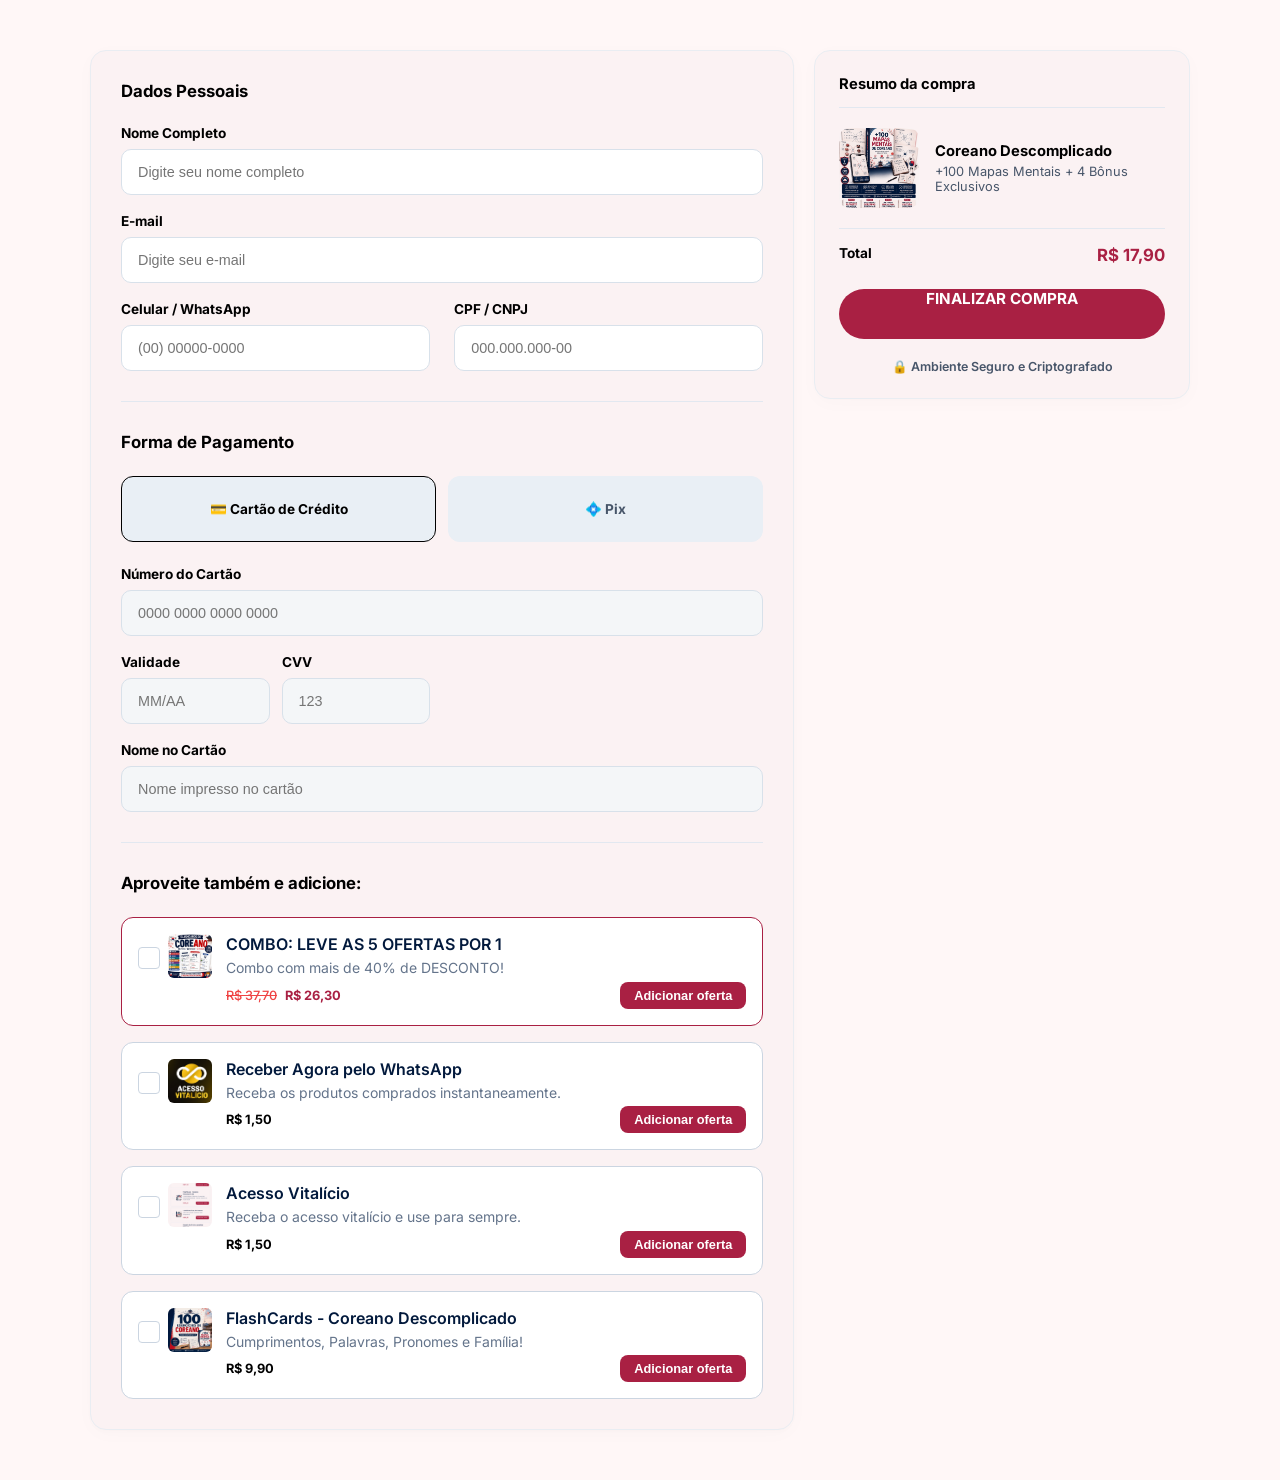
<file: checkout-basico.html>
<!DOCTYPE html>
<html lang="pt-BR">
<head>
<meta charset="UTF-8">
<meta name="viewport" content="width=device-width, initial-scale=1.0">
<title>Checkout Seguro</title>
<link rel="preconnect" href="https://fonts.googleapis.com">
<link rel="preconnect" href="https://fonts.gstatic.com" crossorigin="">
<link href="https://fonts.googleapis.com/css2?family=Inter:wght@400;500;600;700;800;900&display=swap" rel="stylesheet">
<link rel="stylesheet" href="css/checkout.css">
<!-- Meta Pixel Code -->
<script>
!function(f,b,e,v,n,t,s)
{if(f.fbq)return;n=f.fbq=function(){n.callMethod?
n.callMethod.apply(n,arguments):n.queue.push(arguments)};
if(!f._fbq)f._fbq=n;n.push=n;n.loaded=!0;n.version='2.0';
n.queue=[];t=b.createElement(e);t.async=!0;
t.src=v;s=b.getElementsByTagName(e)[0];
s.parentNode.insertBefore(t,s)}(window, document,'script',
'https://connect.facebook.net/en_US/fbevents.js');
fbq('init', '1640406447506257');
fbq('track', 'PageView');
fbq('track', 'ViewContent');
</script>
<noscript><img height="1" width="1" style="display:none"
src="https://www.facebook.com/tr?id=1640406447506257&ev=PageView&noscript=1"
/></noscript>
<!-- End Meta Pixel Code -->
</head>
<body>

<div class="checkout-wrapper">
  <div class="checkout-container">
    
    <div class="checkout-layout">
      
      <!-- Coluna Esquerda: Formulário e Bumps -->
      <div class="checkout-card">
        
        <div class="checkout-section">
          <div class="section-title">
            <h2>Dados Pessoais</h2>
          </div>
          <div class="form-grid">
            <div class="form-group full-width">
              <label>Nome Completo</label>
              <div class="input-wrapper">
                <input type="text" placeholder="Digite seu nome completo">
              </div>
            </div>
            <div class="form-group full-width">
              <label>E-mail</label>
              <div class="input-wrapper">
                <input type="email" placeholder="Digite seu e-mail">
              </div>
            </div>
            <div class="form-group">
              <label>Celular / WhatsApp</label>
              <div class="input-wrapper">
                <input type="tel" placeholder="(00) 00000-0000">
              </div>
            </div>
            <div class="form-group">
              <label>CPF / CNPJ</label>
              <div class="input-wrapper">
                <input type="text" placeholder="000.000.000-00">
              </div>
            </div>
          </div>
        </div>

        <div class="checkout-section border-top">
          <div class="section-title">
            <h2>Forma de Pagamento</h2>
          </div>
          
          <div class="payment-tabs">
            <div class="payment-tab active">
              <span>💳 Cartão de Crédito</span>
            </div>
            <div class="payment-tab">
              <span>💠 Pix</span>
            </div>
          </div>

          <div class="payment-method-fields">
            <div class="form-grid">
              <div class="form-group full-width">
                <label>Número do Cartão</label>
                <div class="input-wrapper">
                  <input type="text" placeholder="0000 0000 0000 0000" disabled>
                </div>
              </div>
              <div class="expiry-grid full-width">
                <div class="form-group">
                  <label>Validade</label>
                  <div class="input-wrapper">
                    <input type="text" placeholder="MM/AA" disabled>
                  </div>
                </div>
                <div class="form-group">
                  <label>CVV</label>
                  <div class="input-wrapper">
                    <input type="text" placeholder="123" disabled>
                  </div>
                </div>
              </div>
              <div class="form-group full-width">
                <label>Nome no Cartão</label>
                <div class="input-wrapper">
                  <input type="text" placeholder="Nome impresso no cartão" disabled>
                </div>
              </div>
            </div>
          </div>
        </div>

        <div class="checkout-section border-top">
          <div class="section-title">
            <h2>Aproveite também e adicione:</h2>
          </div>
          
          <div class="orderbump-container">
            
            <div class="orderbump-card highlight-bump">
              <div class="orderbump-body">
                <div class="orderbump-left-col">
                  <div class="orderbump-checkbox"></div>
                  <div class="orderbump-brand">
                    <img src="images/media_1789068140539.jpg" class="ob-brand-img" onerror="this.style.display='none'">
                  </div>
                </div>
                <div class="orderbump-right-col">
                  <h3 class="orderbump-title">COMBO: LEVE AS 5 OFERTAS POR 1</h3>
                  <p class="orderbump-desc">Combo com mais de 40% de DESCONTO!</p>
                  <div class="orderbump-pricing">
                    <span class="original-price">R$ 37,70</span>
                    <span class="price-green">R$ 26,30</span>
                    <button type="button" class="ob-add-btn">Adicionar oferta</button>
                  </div>
                </div>
              </div>
            </div>

            <div class="orderbump-card">
              <div class="orderbump-body">
                <div class="orderbump-left-col">
                  <div class="orderbump-checkbox"></div>
                  <div class="orderbump-brand">
                    <img src="images/media_1789068140538.jpg" class="ob-brand-img" onerror="this.style.display='none'">
                  </div>
                </div>
                <div class="orderbump-right-col">
                  <h3 class="orderbump-title">Receber Agora pelo WhatsApp</h3>
                  <p class="orderbump-desc">Receba os produtos comprados instantaneamente.</p>
                  <div class="orderbump-pricing">
                    <span class="final-price">R$ 1,50</span>
                    <button type="button" class="ob-add-btn">Adicionar oferta</button>
                  </div>
                </div>
              </div>
            </div>

            <div class="orderbump-card">
              <div class="orderbump-body">
                <div class="orderbump-left-col">
                  <div class="orderbump-checkbox"></div>
                  <div class="orderbump-brand">
                    <img src="images/media_1789068140542.png" class="ob-brand-img" onerror="this.style.display='none'">
                  </div>
                </div>
                <div class="orderbump-right-col">
                  <h3 class="orderbump-title">Acesso Vitalício</h3>
                  <p class="orderbump-desc">Receba o acesso vitalício e use para sempre.</p>
                  <div class="orderbump-pricing">
                    <span class="final-price">R$ 1,50</span>
                    <button type="button" class="ob-add-btn">Adicionar oferta</button>
                  </div>
                </div>
              </div>
            </div>

            <div class="orderbump-card">
              <div class="orderbump-body">
                <div class="orderbump-left-col">
                  <div class="orderbump-checkbox"></div>
                  <div class="orderbump-brand">
                    <img src="images/media_1789068140613.jpg" class="ob-brand-img" onerror="this.style.display='none'">
                  </div>
                </div>
                <div class="orderbump-right-col">
                  <h3 class="orderbump-title">FlashCards - Coreano Descomplicado</h3>
                  <p class="orderbump-desc">Cumprimentos, Palavras, Pronomes e Família!</p>
                  <div class="orderbump-pricing">
                    <span class="final-price">R$ 9,90</span>
                    <button type="button" class="ob-add-btn">Adicionar oferta</button>
                  </div>
                </div>
              </div>
            </div>
            
          </div>
        </div>
      </div>

      <!-- Coluna Direita: Resumo -->
      <div class="checkout-right">
        <div class="summary-card">
          <div class="summary-header">
            <h2>Resumo da compra</h2>
          </div>
          
          <div class="product-preview">
            <div class="product-image-container">
              <img src="images/media_1789067989351.jpg" alt="Capa" onerror="this.src='images/premium-cover.png'">
            </div>
            <div class="product-info">
              <h3>Coreano Descomplicado</h3>
              <p>+100 Mapas Mentais + 4 Bônus Exclusivos</p>
            </div>
          </div>

          <div class="price-breakdown">
            <div class="price-row" style="width: 100%; display: flex; justify-content: space-between;">
              <span>Total</span>
              <span class="highlight-green">R$ 17,90</span>
            </div>
          </div>

          <a href="https://pay.wiapy.com/YXEbUN7_8Azu" class="btn-submit" style="display: block; text-align: center; text-decoration: none;">
            FINALIZAR COMPRA
          </a>
          
          <div class="checkout-footer">
            <div class="security-badge">
              <span>🔒 Ambiente Seguro e Criptografado</span>
            </div>
          </div>
        </div>
      </div>

    </div>
  </div>
</div>

<script>
  // Script para Order Bumps interativos
  document.querySelectorAll('.orderbump-card').forEach(card => {
    card.addEventListener('click', () => {
      card.classList.toggle('is-selected');
      const checkbox = card.querySelector('.orderbump-checkbox');
      if(checkbox) checkbox.classList.toggle('is-checked');
    });
  });
</script>

<script>
  window.onload = function() {
    const btn = document.querySelector('.btn-submit');
    if (btn && window.location.search) {
      try {
        const url = new URL(btn.href);
        const params = new URLSearchParams(window.location.search);
        for (const [key, value] of params) {
          url.searchParams.set(key, value);
        }
        btn.href = url.toString();
      } catch (e) {}
    }
  };
</script>
</body>
</html>
</file>
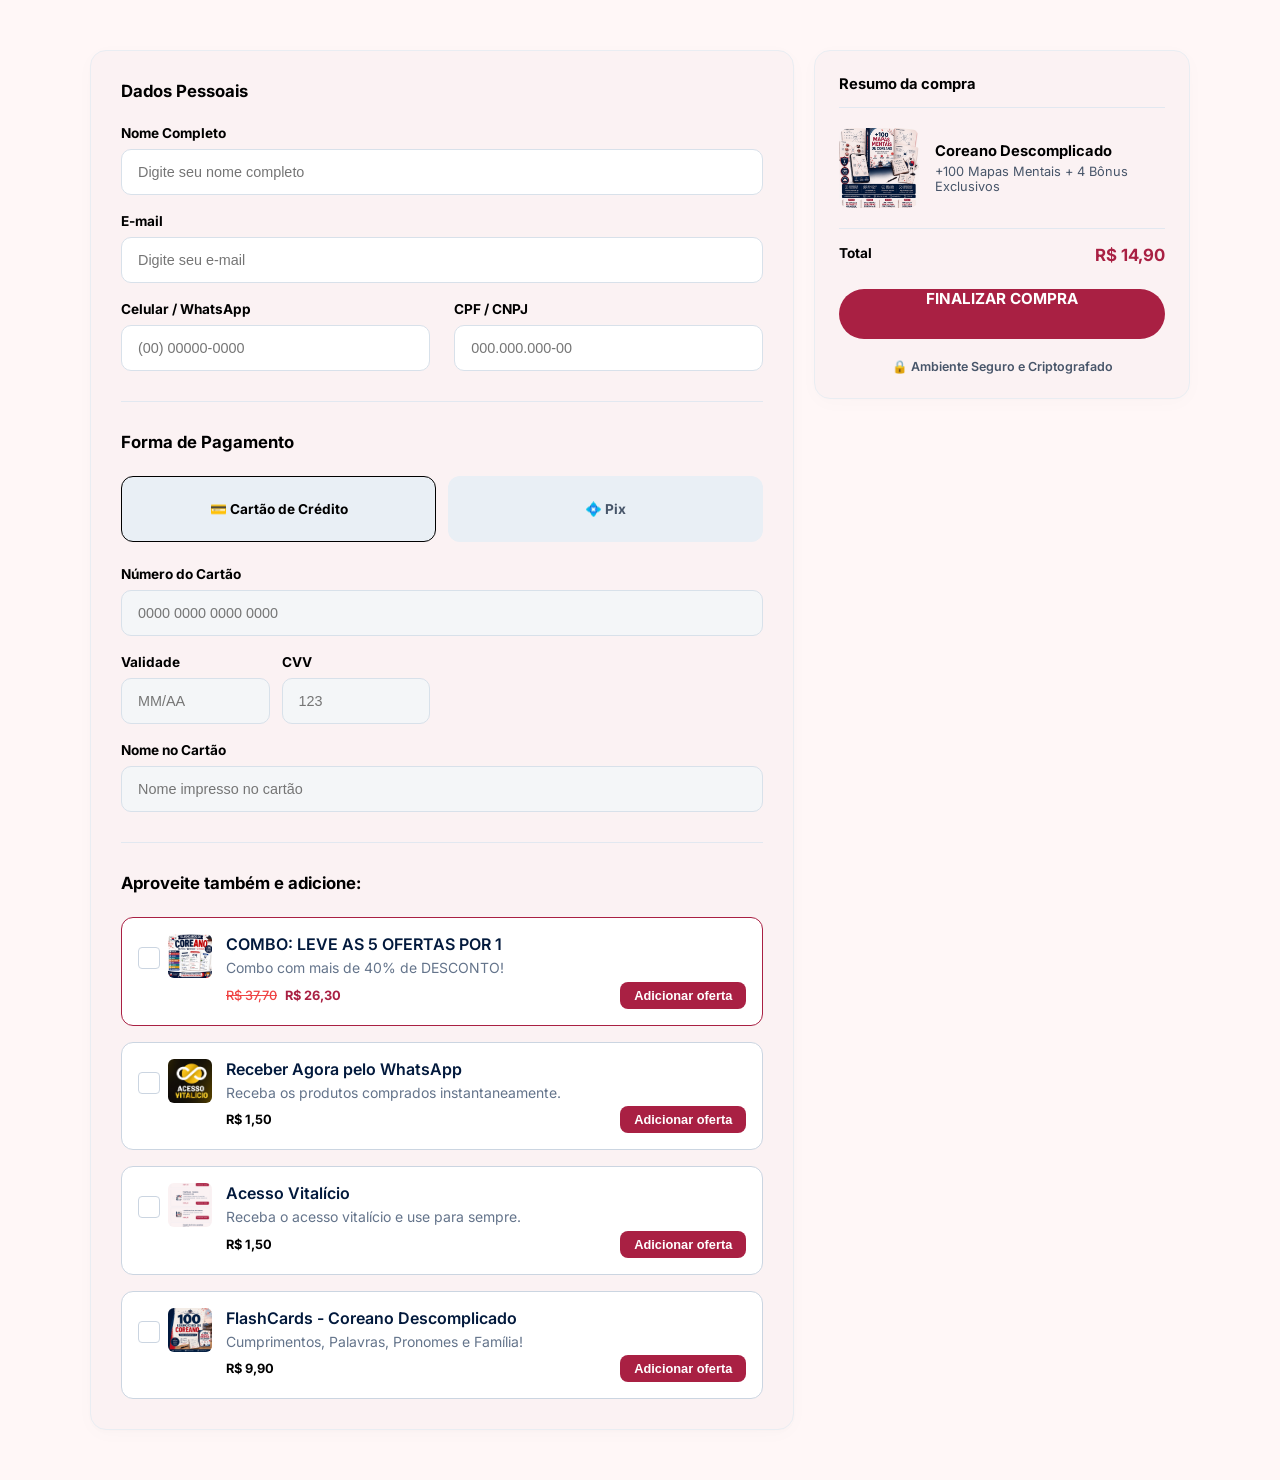
<file: checkout-popup.html>
<!DOCTYPE html>
<html lang="pt-BR">
<head>
<meta charset="UTF-8">
<meta name="viewport" content="width=device-width, initial-scale=1.0">
<title>Checkout Seguro</title>
<link rel="preconnect" href="https://fonts.googleapis.com">
<link rel="preconnect" href="https://fonts.gstatic.com" crossorigin="">
<link href="https://fonts.googleapis.com/css2?family=Inter:wght@400;500;600;700;800;900&display=swap" rel="stylesheet">
<link rel="stylesheet" href="css/checkout.css">
<!-- Meta Pixel Code -->
<script>
!function(f,b,e,v,n,t,s)
{if(f.fbq)return;n=f.fbq=function(){n.callMethod?
n.callMethod.apply(n,arguments):n.queue.push(arguments)};
if(!f._fbq)f._fbq=n;n.push=n;n.loaded=!0;n.version='2.0';
n.queue=[];t=b.createElement(e);t.async=!0;
t.src=v;s=b.getElementsByTagName(e)[0];
s.parentNode.insertBefore(t,s)}(window, document,'script',
'https://connect.facebook.net/en_US/fbevents.js');
fbq('init', '1640406447506257');
fbq('track', 'PageView');
fbq('track', 'ViewContent');
</script>
<noscript><img height="1" width="1" style="display:none"
src="https://www.facebook.com/tr?id=1640406447506257&ev=PageView&noscript=1"
/></noscript>
<!-- End Meta Pixel Code -->
</head>
<body>

<div class="checkout-wrapper">
  <div class="checkout-container">
    
    <div class="checkout-layout">
      
      <!-- Coluna Esquerda: Formulário e Bumps -->
      <div class="checkout-card">
        
        <div class="checkout-section">
          <div class="section-title">
            <h2>Dados Pessoais</h2>
          </div>
          <div class="form-grid">
            <div class="form-group full-width">
              <label>Nome Completo</label>
              <div class="input-wrapper">
                <input type="text" placeholder="Digite seu nome completo">
              </div>
            </div>
            <div class="form-group full-width">
              <label>E-mail</label>
              <div class="input-wrapper">
                <input type="email" placeholder="Digite seu e-mail">
              </div>
            </div>
            <div class="form-group">
              <label>Celular / WhatsApp</label>
              <div class="input-wrapper">
                <input type="tel" placeholder="(00) 00000-0000">
              </div>
            </div>
            <div class="form-group">
              <label>CPF / CNPJ</label>
              <div class="input-wrapper">
                <input type="text" placeholder="000.000.000-00">
              </div>
            </div>
          </div>
        </div>

        <div class="checkout-section border-top">
          <div class="section-title">
            <h2>Forma de Pagamento</h2>
          </div>
          
          <div class="payment-tabs">
            <div class="payment-tab active">
              <span>💳 Cartão de Crédito</span>
            </div>
            <div class="payment-tab">
              <span>💠 Pix</span>
            </div>
          </div>

          <div class="payment-method-fields">
            <div class="form-grid">
              <div class="form-group full-width">
                <label>Número do Cartão</label>
                <div class="input-wrapper">
                  <input type="text" placeholder="0000 0000 0000 0000" disabled>
                </div>
              </div>
              <div class="expiry-grid full-width">
                <div class="form-group">
                  <label>Validade</label>
                  <div class="input-wrapper">
                    <input type="text" placeholder="MM/AA" disabled>
                  </div>
                </div>
                <div class="form-group">
                  <label>CVV</label>
                  <div class="input-wrapper">
                    <input type="text" placeholder="123" disabled>
                  </div>
                </div>
              </div>
              <div class="form-group full-width">
                <label>Nome no Cartão</label>
                <div class="input-wrapper">
                  <input type="text" placeholder="Nome impresso no cartão" disabled>
                </div>
              </div>
            </div>
          </div>
        </div>

        <div class="checkout-section border-top">
          <div class="section-title">
            <h2>Aproveite também e adicione:</h2>
          </div>
          
          <div class="orderbump-container">
            
            <div class="orderbump-card highlight-bump">
              <div class="orderbump-body">
                <div class="orderbump-left-col">
                  <div class="orderbump-checkbox"></div>
                  <div class="orderbump-brand">
                    <img src="images/media_1789068140539.jpg" class="ob-brand-img" onerror="this.style.display='none'">
                  </div>
                </div>
                <div class="orderbump-right-col">
                  <h3 class="orderbump-title">COMBO: LEVE AS 5 OFERTAS POR 1</h3>
                  <p class="orderbump-desc">Combo com mais de 40% de DESCONTO!</p>
                  <div class="orderbump-pricing">
                    <span class="original-price">R$ 37,70</span>
                    <span class="price-green">R$ 26,30</span>
                    <button type="button" class="ob-add-btn">Adicionar oferta</button>
                  </div>
                </div>
              </div>
            </div>

            <div class="orderbump-card">
              <div class="orderbump-body">
                <div class="orderbump-left-col">
                  <div class="orderbump-checkbox"></div>
                  <div class="orderbump-brand">
                    <img src="images/media_1789068140538.jpg" class="ob-brand-img" onerror="this.style.display='none'">
                  </div>
                </div>
                <div class="orderbump-right-col">
                  <h3 class="orderbump-title">Receber Agora pelo WhatsApp</h3>
                  <p class="orderbump-desc">Receba os produtos comprados instantaneamente.</p>
                  <div class="orderbump-pricing">
                    <span class="final-price">R$ 1,50</span>
                    <button type="button" class="ob-add-btn">Adicionar oferta</button>
                  </div>
                </div>
              </div>
            </div>

            <div class="orderbump-card">
              <div class="orderbump-body">
                <div class="orderbump-left-col">
                  <div class="orderbump-checkbox"></div>
                  <div class="orderbump-brand">
                    <img src="images/media_1789068140542.png" class="ob-brand-img" onerror="this.style.display='none'">
                  </div>
                </div>
                <div class="orderbump-right-col">
                  <h3 class="orderbump-title">Acesso Vitalício</h3>
                  <p class="orderbump-desc">Receba o acesso vitalício e use para sempre.</p>
                  <div class="orderbump-pricing">
                    <span class="final-price">R$ 1,50</span>
                    <button type="button" class="ob-add-btn">Adicionar oferta</button>
                  </div>
                </div>
              </div>
            </div>

            <div class="orderbump-card">
              <div class="orderbump-body">
                <div class="orderbump-left-col">
                  <div class="orderbump-checkbox"></div>
                  <div class="orderbump-brand">
                    <img src="images/media_1789068140613.jpg" class="ob-brand-img" onerror="this.style.display='none'">
                  </div>
                </div>
                <div class="orderbump-right-col">
                  <h3 class="orderbump-title">FlashCards - Coreano Descomplicado</h3>
                  <p class="orderbump-desc">Cumprimentos, Palavras, Pronomes e Família!</p>
                  <div class="orderbump-pricing">
                    <span class="final-price">R$ 9,90</span>
                    <button type="button" class="ob-add-btn">Adicionar oferta</button>
                  </div>
                </div>
              </div>
            </div>
            
          </div>
        </div>
      </div>

      <!-- Coluna Direita: Resumo -->
      <div class="checkout-right">
        <div class="summary-card">
          <div class="summary-header">
            <h2>Resumo da compra</h2>
          </div>
          
          <div class="product-preview">
            <div class="product-image-container">
              <img src="images/media_1789067989351.jpg" alt="Capa" onerror="this.src='images/premium-cover.png'">
            </div>
            <div class="product-info">
              <h3>Coreano Descomplicado</h3>
              <p>+100 Mapas Mentais + 4 Bônus Exclusivos</p>
            </div>
          </div>

          <div class="price-breakdown">
            <div class="price-row" style="width: 100%; display: flex; justify-content: space-between;">
              <span>Total</span>
              <span class="highlight-green">R$ 14,90</span>
            </div>
          </div>

          <a href="https://pay.wiapy.com/43vjxCEZi9lv" class="btn-submit" style="display: block; text-align: center; text-decoration: none;">
            FINALIZAR COMPRA
          </a>
          
          <div class="checkout-footer">
            <div class="security-badge">
              <span>🔒 Ambiente Seguro e Criptografado</span>
            </div>
          </div>
        </div>
      </div>

    </div>
  </div>
</div>

<script>
  // Script para Order Bumps interativos
  document.querySelectorAll('.orderbump-card').forEach(card => {
    card.addEventListener('click', () => {
      card.classList.toggle('is-selected');
      const checkbox = card.querySelector('.orderbump-checkbox');
      if(checkbox) checkbox.classList.toggle('is-checked');
    });
  });
</script>

<script>
  window.onload = function() {
    const btn = document.querySelector('.btn-submit');
    if (btn && window.location.search) {
      try {
        const url = new URL(btn.href);
        const params = new URLSearchParams(window.location.search);
        for (const [key, value] of params) {
          url.searchParams.set(key, value);
        }
        btn.href = url.toString();
      } catch (e) {}
    }
  };
</script>
</body>
</html>
</file>
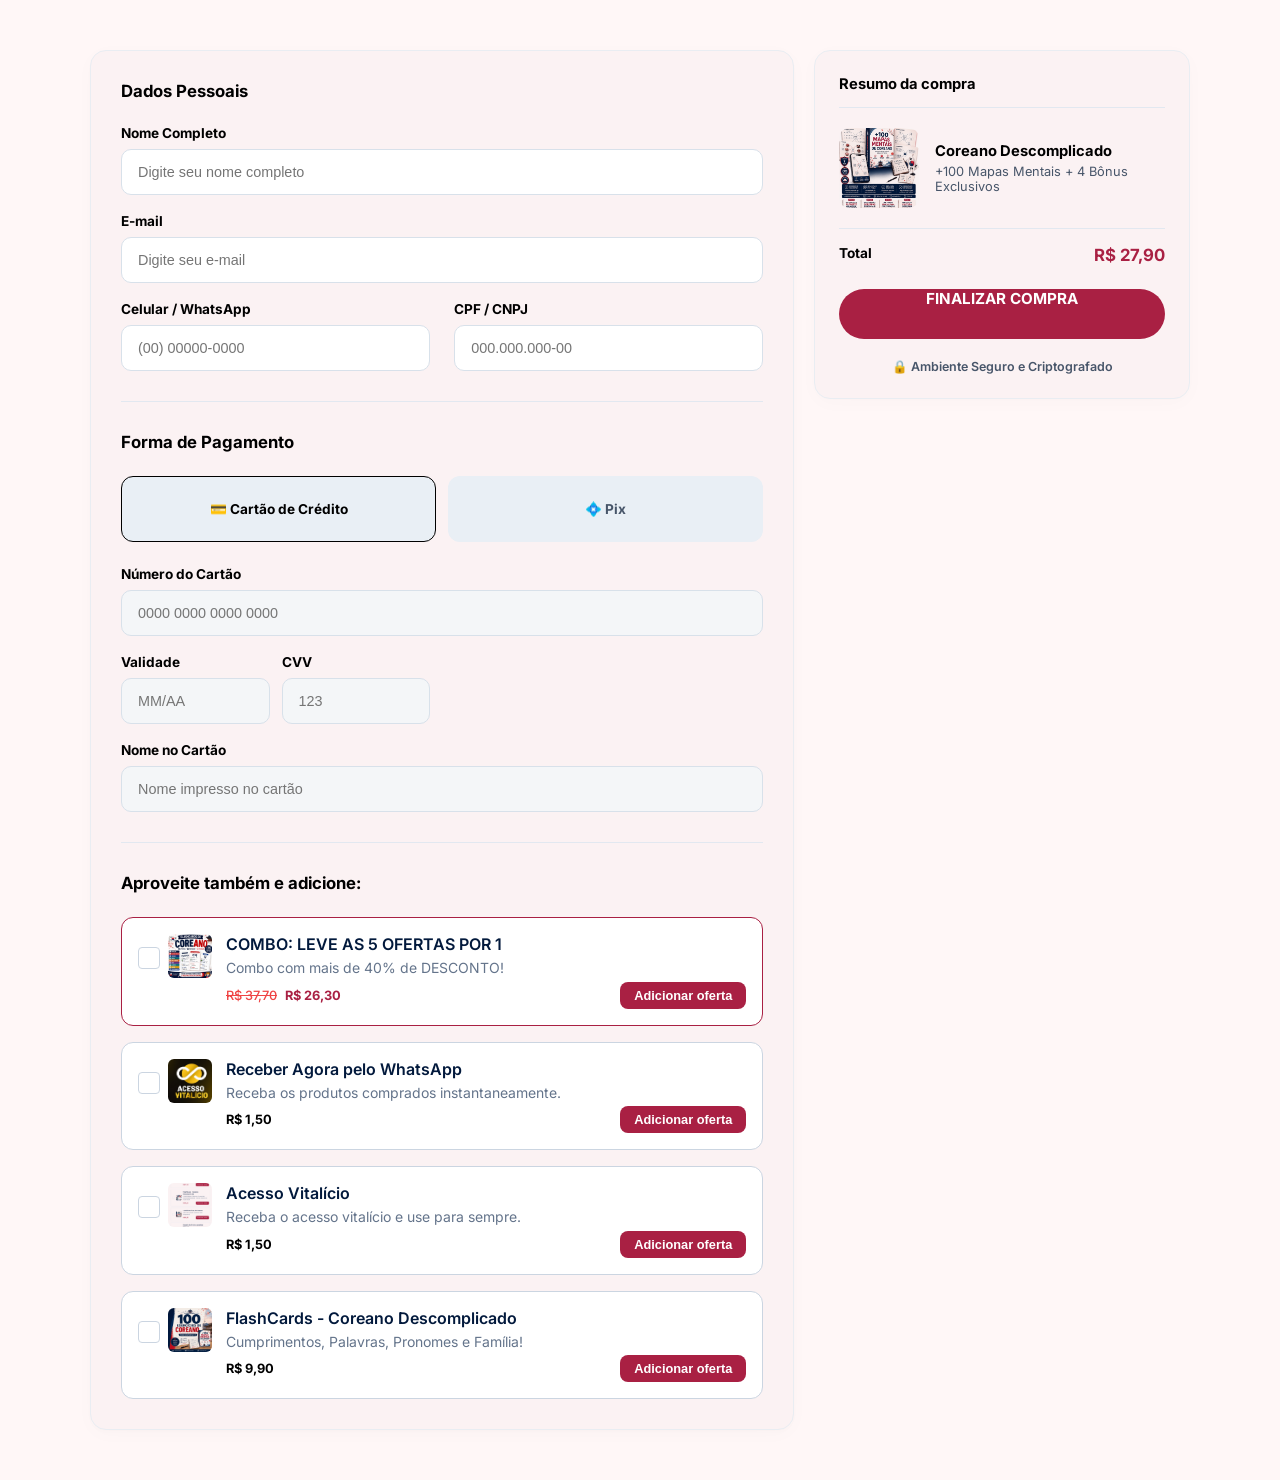
<file: checkout-premium.html>
<!DOCTYPE html>
<html lang="pt-BR">
<head>
<meta charset="UTF-8">
<meta name="viewport" content="width=device-width, initial-scale=1.0">
<title>Checkout Seguro</title>
<link rel="preconnect" href="https://fonts.googleapis.com">
<link rel="preconnect" href="https://fonts.gstatic.com" crossorigin="">
<link href="https://fonts.googleapis.com/css2?family=Inter:wght@400;500;600;700;800;900&display=swap" rel="stylesheet">
<link rel="stylesheet" href="css/checkout.css">
<!-- Meta Pixel Code -->
<script>
!function(f,b,e,v,n,t,s)
{if(f.fbq)return;n=f.fbq=function(){n.callMethod?
n.callMethod.apply(n,arguments):n.queue.push(arguments)};
if(!f._fbq)f._fbq=n;n.push=n;n.loaded=!0;n.version='2.0';
n.queue=[];t=b.createElement(e);t.async=!0;
t.src=v;s=b.getElementsByTagName(e)[0];
s.parentNode.insertBefore(t,s)}(window, document,'script',
'https://connect.facebook.net/en_US/fbevents.js');
fbq('init', '1640406447506257');
fbq('track', 'PageView');
fbq('track', 'ViewContent');
</script>
<noscript><img height="1" width="1" style="display:none"
src="https://www.facebook.com/tr?id=1640406447506257&ev=PageView&noscript=1"
/></noscript>
<!-- End Meta Pixel Code -->
</head>
<body>

<div class="checkout-wrapper">
  <div class="checkout-container">
    
    <div class="checkout-layout">
      
      <!-- Coluna Esquerda: Formulário e Bumps -->
      <div class="checkout-card">
        
        <div class="checkout-section">
          <div class="section-title">
            <h2>Dados Pessoais</h2>
          </div>
          <div class="form-grid">
            <div class="form-group full-width">
              <label>Nome Completo</label>
              <div class="input-wrapper">
                <input type="text" placeholder="Digite seu nome completo">
              </div>
            </div>
            <div class="form-group full-width">
              <label>E-mail</label>
              <div class="input-wrapper">
                <input type="email" placeholder="Digite seu e-mail">
              </div>
            </div>
            <div class="form-group">
              <label>Celular / WhatsApp</label>
              <div class="input-wrapper">
                <input type="tel" placeholder="(00) 00000-0000">
              </div>
            </div>
            <div class="form-group">
              <label>CPF / CNPJ</label>
              <div class="input-wrapper">
                <input type="text" placeholder="000.000.000-00">
              </div>
            </div>
          </div>
        </div>

        <div class="checkout-section border-top">
          <div class="section-title">
            <h2>Forma de Pagamento</h2>
          </div>
          
          <div class="payment-tabs">
            <div class="payment-tab active">
              <span>💳 Cartão de Crédito</span>
            </div>
            <div class="payment-tab">
              <span>💠 Pix</span>
            </div>
          </div>

          <div class="payment-method-fields">
            <div class="form-grid">
              <div class="form-group full-width">
                <label>Número do Cartão</label>
                <div class="input-wrapper">
                  <input type="text" placeholder="0000 0000 0000 0000" disabled>
                </div>
              </div>
              <div class="expiry-grid full-width">
                <div class="form-group">
                  <label>Validade</label>
                  <div class="input-wrapper">
                    <input type="text" placeholder="MM/AA" disabled>
                  </div>
                </div>
                <div class="form-group">
                  <label>CVV</label>
                  <div class="input-wrapper">
                    <input type="text" placeholder="123" disabled>
                  </div>
                </div>
              </div>
              <div class="form-group full-width">
                <label>Nome no Cartão</label>
                <div class="input-wrapper">
                  <input type="text" placeholder="Nome impresso no cartão" disabled>
                </div>
              </div>
            </div>
          </div>
        </div>

        <div class="checkout-section border-top">
          <div class="section-title">
            <h2>Aproveite também e adicione:</h2>
          </div>
          
          <div class="orderbump-container">
            
            <div class="orderbump-card highlight-bump">
              <div class="orderbump-body">
                <div class="orderbump-left-col">
                  <div class="orderbump-checkbox"></div>
                  <div class="orderbump-brand">
                    <img src="images/media_1789068140539.jpg" class="ob-brand-img" onerror="this.style.display='none'">
                  </div>
                </div>
                <div class="orderbump-right-col">
                  <h3 class="orderbump-title">COMBO: LEVE AS 5 OFERTAS POR 1</h3>
                  <p class="orderbump-desc">Combo com mais de 40% de DESCONTO!</p>
                  <div class="orderbump-pricing">
                    <span class="original-price">R$ 37,70</span>
                    <span class="price-green">R$ 26,30</span>
                    <button type="button" class="ob-add-btn">Adicionar oferta</button>
                  </div>
                </div>
              </div>
            </div>

            <div class="orderbump-card">
              <div class="orderbump-body">
                <div class="orderbump-left-col">
                  <div class="orderbump-checkbox"></div>
                  <div class="orderbump-brand">
                    <img src="images/media_1789068140538.jpg" class="ob-brand-img" onerror="this.style.display='none'">
                  </div>
                </div>
                <div class="orderbump-right-col">
                  <h3 class="orderbump-title">Receber Agora pelo WhatsApp</h3>
                  <p class="orderbump-desc">Receba os produtos comprados instantaneamente.</p>
                  <div class="orderbump-pricing">
                    <span class="final-price">R$ 1,50</span>
                    <button type="button" class="ob-add-btn">Adicionar oferta</button>
                  </div>
                </div>
              </div>
            </div>

            <div class="orderbump-card">
              <div class="orderbump-body">
                <div class="orderbump-left-col">
                  <div class="orderbump-checkbox"></div>
                  <div class="orderbump-brand">
                    <img src="images/media_1789068140542.png" class="ob-brand-img" onerror="this.style.display='none'">
                  </div>
                </div>
                <div class="orderbump-right-col">
                  <h3 class="orderbump-title">Acesso Vitalício</h3>
                  <p class="orderbump-desc">Receba o acesso vitalício e use para sempre.</p>
                  <div class="orderbump-pricing">
                    <span class="final-price">R$ 1,50</span>
                    <button type="button" class="ob-add-btn">Adicionar oferta</button>
                  </div>
                </div>
              </div>
            </div>

            <div class="orderbump-card">
              <div class="orderbump-body">
                <div class="orderbump-left-col">
                  <div class="orderbump-checkbox"></div>
                  <div class="orderbump-brand">
                    <img src="images/media_1789068140613.jpg" class="ob-brand-img" onerror="this.style.display='none'">
                  </div>
                </div>
                <div class="orderbump-right-col">
                  <h3 class="orderbump-title">FlashCards - Coreano Descomplicado</h3>
                  <p class="orderbump-desc">Cumprimentos, Palavras, Pronomes e Família!</p>
                  <div class="orderbump-pricing">
                    <span class="final-price">R$ 9,90</span>
                    <button type="button" class="ob-add-btn">Adicionar oferta</button>
                  </div>
                </div>
              </div>
            </div>
            
          </div>
        </div>
      </div>

      <!-- Coluna Direita: Resumo -->
      <div class="checkout-right">
        <div class="summary-card">
          <div class="summary-header">
            <h2>Resumo da compra</h2>
          </div>
          
          <div class="product-preview">
            <div class="product-image-container">
              <img src="images/media_1789067989351.jpg" alt="Capa" onerror="this.src='images/premium-cover.png'">
            </div>
            <div class="product-info">
              <h3>Coreano Descomplicado</h3>
              <p>+100 Mapas Mentais + 4 Bônus Exclusivos</p>
            </div>
          </div>

          <div class="price-breakdown">
            <div class="price-row" style="width: 100%; display: flex; justify-content: space-between;">
              <span>Total</span>
              <span class="highlight-green">R$ 27,90</span>
            </div>
          </div>

          <a href="https://pay.wiapy.com/gKWGWH_3eS5n" class="btn-submit" style="display: block; text-align: center; text-decoration: none;">
            FINALIZAR COMPRA
          </a>
          
          <div class="checkout-footer">
            <div class="security-badge">
              <span>🔒 Ambiente Seguro e Criptografado</span>
            </div>
          </div>
        </div>
      </div>

    </div>
  </div>
</div>

<script>
  // Script para Order Bumps interativos
  document.querySelectorAll('.orderbump-card').forEach(card => {
    card.addEventListener('click', () => {
      card.classList.toggle('is-selected');
      const checkbox = card.querySelector('.orderbump-checkbox');
      if(checkbox) checkbox.classList.toggle('is-checked');
    });
  });
</script>

<script>
  window.onload = function() {
    const btn = document.querySelector('.btn-submit');
    if (btn && window.location.search) {
      try {
        const url = new URL(btn.href);
        const params = new URLSearchParams(window.location.search);
        for (const [key, value] of params) {
          url.searchParams.set(key, value);
        }
        btn.href = url.toString();
      } catch (e) {}
    }
  };
</script>
</body>
</html>
</file>
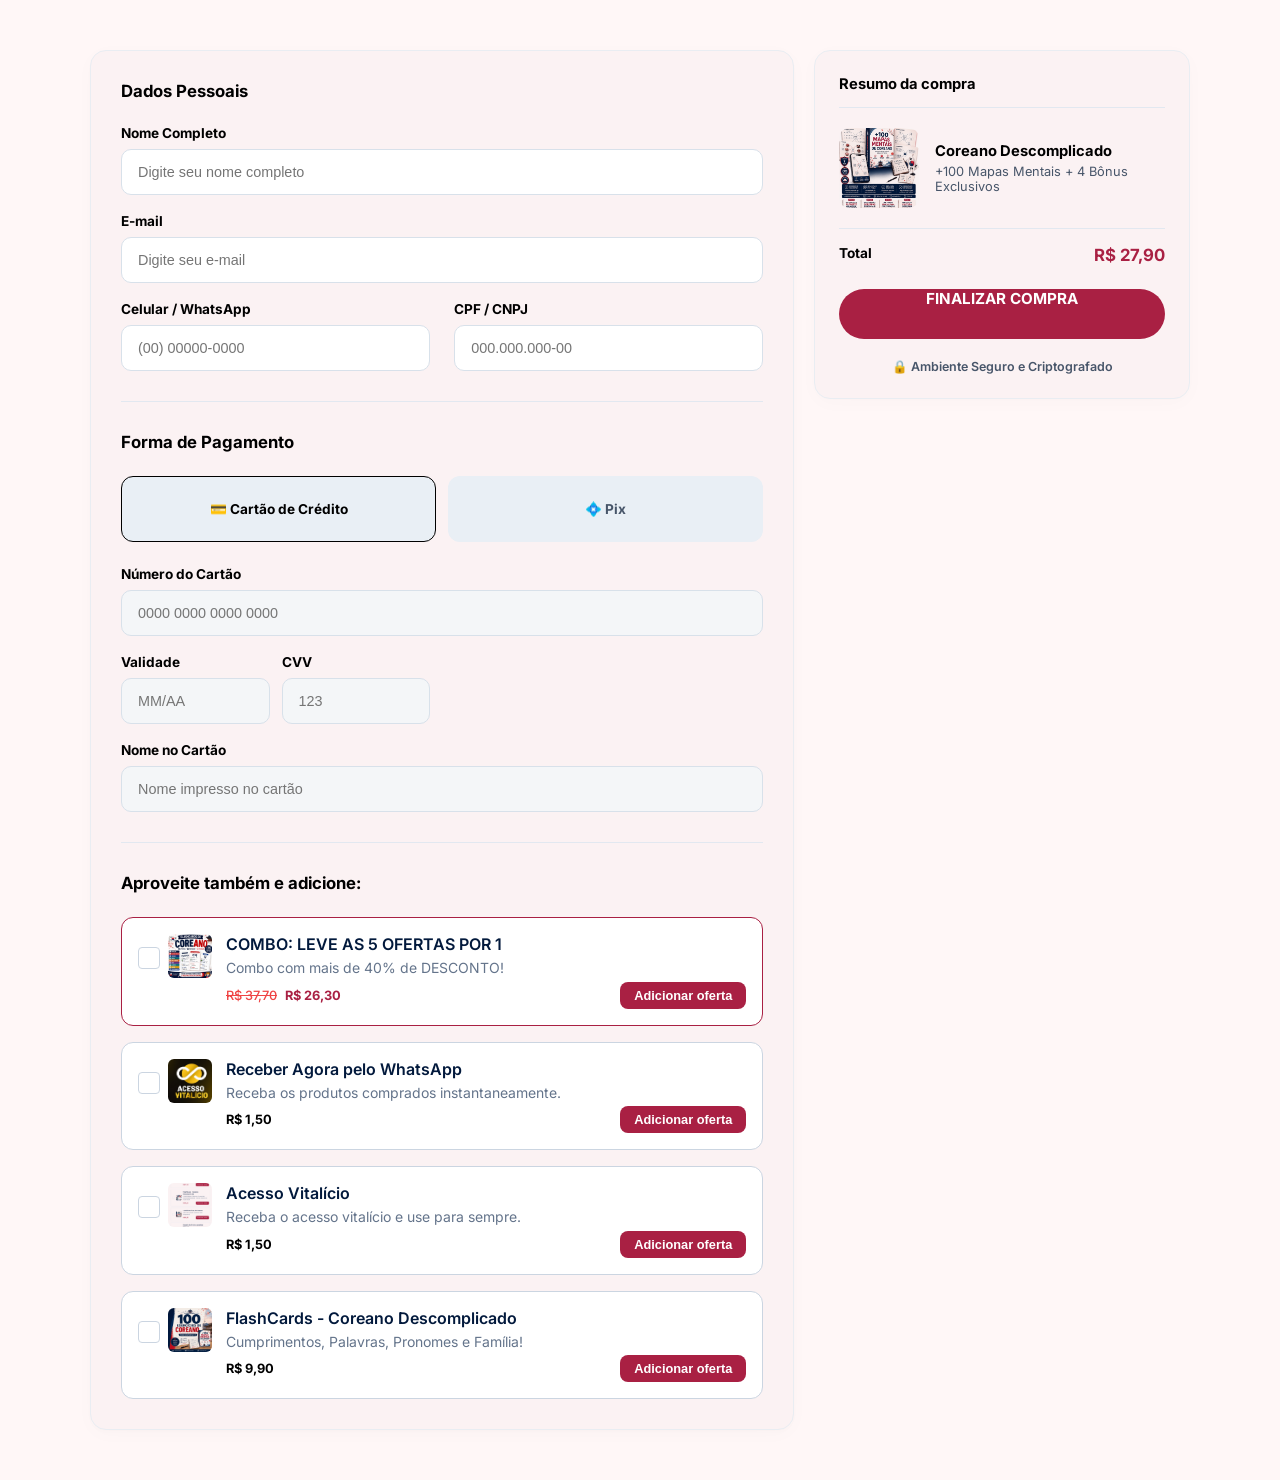
<file: checkout.html>
<!DOCTYPE html>
<html lang="pt-BR">
<head>
<meta charset="UTF-8">
<meta name="viewport" content="width=device-width, initial-scale=1.0">
<title>Checkout Seguro</title>
<link rel="preconnect" href="https://fonts.googleapis.com">
<link rel="preconnect" href="https://fonts.gstatic.com" crossorigin="">
<link href="https://fonts.googleapis.com/css2?family=Inter:wght@400;500;600;700;800;900&display=swap" rel="stylesheet">
<link rel="stylesheet" href="css/checkout.css">
<!-- Meta Pixel Code -->
<script>
!function(f,b,e,v,n,t,s)
{if(f.fbq)return;n=f.fbq=function(){n.callMethod?
n.callMethod.apply(n,arguments):n.queue.push(arguments)};
if(!f._fbq)f._fbq=n;n.push=n;n.loaded=!0;n.version='2.0';
n.queue=[];t=b.createElement(e);t.async=!0;
t.src=v;s=b.getElementsByTagName(e)[0];
s.parentNode.insertBefore(t,s)}(window, document,'script',
'https://connect.facebook.net/en_US/fbevents.js');
fbq('init', '1640406447506257');
fbq('track', 'PageView');
fbq('track', 'ViewContent');
</script>
<noscript><img height="1" width="1" style="display:none"
src="https://www.facebook.com/tr?id=1640406447506257&ev=PageView&noscript=1"
/></noscript>
<!-- End Meta Pixel Code -->
</head>
<body>

<div class="checkout-wrapper">
  <div class="checkout-container">
    
    <div class="checkout-layout">
      
      <!-- Coluna Esquerda: Formulário e Bumps -->
      <div class="checkout-card">
        
        <div class="checkout-section">
          <div class="section-title">
            <h2>Dados Pessoais</h2>
          </div>
          <div class="form-grid">
            <div class="form-group full-width">
              <label>Nome Completo</label>
              <div class="input-wrapper">
                <input type="text" placeholder="Digite seu nome completo">
              </div>
            </div>
            <div class="form-group full-width">
              <label>E-mail</label>
              <div class="input-wrapper">
                <input type="email" placeholder="Digite seu e-mail">
              </div>
            </div>
            <div class="form-group">
              <label>Celular / WhatsApp</label>
              <div class="input-wrapper">
                <input type="tel" placeholder="(00) 00000-0000">
              </div>
            </div>
            <div class="form-group">
              <label>CPF / CNPJ</label>
              <div class="input-wrapper">
                <input type="text" placeholder="000.000.000-00">
              </div>
            </div>
          </div>
        </div>

        <div class="checkout-section border-top">
          <div class="section-title">
            <h2>Forma de Pagamento</h2>
          </div>
          
          <div class="payment-tabs">
            <div class="payment-tab active">
              <span>💳 Cartão de Crédito</span>
            </div>
            <div class="payment-tab">
              <span>💠 Pix</span>
            </div>
          </div>

          <div class="payment-method-fields">
            <div class="form-grid">
              <div class="form-group full-width">
                <label>Número do Cartão</label>
                <div class="input-wrapper">
                  <input type="text" placeholder="0000 0000 0000 0000" disabled>
                </div>
              </div>
              <div class="expiry-grid full-width">
                <div class="form-group">
                  <label>Validade</label>
                  <div class="input-wrapper">
                    <input type="text" placeholder="MM/AA" disabled>
                  </div>
                </div>
                <div class="form-group">
                  <label>CVV</label>
                  <div class="input-wrapper">
                    <input type="text" placeholder="123" disabled>
                  </div>
                </div>
              </div>
              <div class="form-group full-width">
                <label>Nome no Cartão</label>
                <div class="input-wrapper">
                  <input type="text" placeholder="Nome impresso no cartão" disabled>
                </div>
              </div>
            </div>
          </div>
        </div>

        <div class="checkout-section border-top">
          <div class="section-title">
            <h2>Aproveite também e adicione:</h2>
          </div>
          
          <div class="orderbump-container">
            
            <div class="orderbump-card highlight-bump">
              <div class="orderbump-body">
                <div class="orderbump-left-col">
                  <div class="orderbump-checkbox"></div>
                  <div class="orderbump-brand">
                    <img src="images/media_1789068140539.jpg" class="ob-brand-img" onerror="this.style.display='none'">
                  </div>
                </div>
                <div class="orderbump-right-col">
                  <h3 class="orderbump-title">COMBO: LEVE AS 5 OFERTAS POR 1</h3>
                  <p class="orderbump-desc">Combo com mais de 40% de DESCONTO!</p>
                  <div class="orderbump-pricing">
                    <span class="original-price">R$ 37,70</span>
                    <span class="price-green">R$ 26,30</span>
                    <button type="button" class="ob-add-btn">Adicionar oferta</button>
                  </div>
                </div>
              </div>
            </div>

            <div class="orderbump-card">
              <div class="orderbump-body">
                <div class="orderbump-left-col">
                  <div class="orderbump-checkbox"></div>
                  <div class="orderbump-brand">
                    <img src="images/media_1789068140538.jpg" class="ob-brand-img" onerror="this.style.display='none'">
                  </div>
                </div>
                <div class="orderbump-right-col">
                  <h3 class="orderbump-title">Receber Agora pelo WhatsApp</h3>
                  <p class="orderbump-desc">Receba os produtos comprados instantaneamente.</p>
                  <div class="orderbump-pricing">
                    <span class="final-price">R$ 1,50</span>
                    <button type="button" class="ob-add-btn">Adicionar oferta</button>
                  </div>
                </div>
              </div>
            </div>

            <div class="orderbump-card">
              <div class="orderbump-body">
                <div class="orderbump-left-col">
                  <div class="orderbump-checkbox"></div>
                  <div class="orderbump-brand">
                    <img src="images/media_1789068140542.png" class="ob-brand-img" onerror="this.style.display='none'">
                  </div>
                </div>
                <div class="orderbump-right-col">
                  <h3 class="orderbump-title">Acesso Vitalício</h3>
                  <p class="orderbump-desc">Receba o acesso vitalício e use para sempre.</p>
                  <div class="orderbump-pricing">
                    <span class="final-price">R$ 1,50</span>
                    <button type="button" class="ob-add-btn">Adicionar oferta</button>
                  </div>
                </div>
              </div>
            </div>

            <div class="orderbump-card">
              <div class="orderbump-body">
                <div class="orderbump-left-col">
                  <div class="orderbump-checkbox"></div>
                  <div class="orderbump-brand">
                    <img src="images/media_1789068140613.jpg" class="ob-brand-img" onerror="this.style.display='none'">
                  </div>
                </div>
                <div class="orderbump-right-col">
                  <h3 class="orderbump-title">FlashCards - Coreano Descomplicado</h3>
                  <p class="orderbump-desc">Cumprimentos, Palavras, Pronomes e Família!</p>
                  <div class="orderbump-pricing">
                    <span class="final-price">R$ 9,90</span>
                    <button type="button" class="ob-add-btn">Adicionar oferta</button>
                  </div>
                </div>
              </div>
            </div>
            
          </div>
        </div>
      </div>

      <!-- Coluna Direita: Resumo -->
      <div class="checkout-right">
        <div class="summary-card">
          <div class="summary-header">
            <h2>Resumo da compra</h2>
          </div>
          
          <div class="product-preview">
            <div class="product-image-container">
              <img src="images/media_1789067989351.jpg" alt="Capa" onerror="this.src='images/premium-cover.png'">
            </div>
            <div class="product-info">
              <h3>Coreano Descomplicado</h3>
              <p>+100 Mapas Mentais + 4 Bônus Exclusivos</p>
            </div>
          </div>

          <div class="price-breakdown">
            <div class="price-row" style="width: 100%; display: flex; justify-content: space-between;">
              <span>Total</span>
              <span class="highlight-green">R$ 27,90</span>
            </div>
          </div>

          <a href="https://pay.wiapy.com/gKWGWH_3eS5n" class="btn-submit" style="display: block; text-align: center; text-decoration: none;">
            FINALIZAR COMPRA
          </a>
          
          <div class="checkout-footer">
            <div class="security-badge">
              <span>🔒 Ambiente Seguro e Criptografado</span>
            </div>
          </div>
        </div>
      </div>

    </div>
  </div>
</div>

<script>
  // Script para Order Bumps interativos
  document.querySelectorAll('.orderbump-card').forEach(card => {
    card.addEventListener('click', () => {
      card.classList.toggle('is-selected');
      const checkbox = card.querySelector('.orderbump-checkbox');
      if(checkbox) checkbox.classList.toggle('is-checked');
    });
  });
</script>

</body>
</html>
</file>
<file: css/checkout.css>
:root {
  --bg-color: #fff7f7;
  --card-bg: #fbf2f3;
  --text-main: #000000;
  --text-muted: #64748b;
  --text-soft: #94a3b8;
  --text-muted-strong: #475569;
  --border-color: #cbd5e1;
  --border-light: #e2e8f0;
  --accent-green: #a92043;
  --accent-green-hover: #8e1b38;
  --accent-green-text: #a92043;
  --accent-green-button: #a92043;
  --accent-green-button-hover: #8e1b38;
  --error-color: #ef4444;
  --shadow-card: 0 4px 20px rgba(0,0,0,.02), 0 2px 4px rgba(0,0,0,.01);
  --font-family: 'Inter', system-ui, -apple-system, sans-serif;
}

body {
  margin: 0;
  padding: 0;
  font-family: var(--font-family);
  background-color: var(--bg-color);
  color: var(--text-main);
}

.checkout-wrapper {
  min-height: 100vh;
  box-sizing: border-box;
  padding: 10px 20px;
}

.checkout-container {
  width: 100%;
  max-width: 1100px;
  margin: 40px auto;
}

/* Layout idêntico Wiapy: Form esquerda (1.5fr), Resumo direita (.8fr) */
.checkout-layout {
  display: grid;
  grid-template-columns: minmax(0, 1.5fr) 0.8fr;
  gap: 20px;
  align-items: start;
}

.checkout-card, .summary-card {
  background: var(--card-bg);
  border: 1px solid #e9edf2;
  border-radius: 16px;
  box-shadow: var(--shadow-card);
  box-sizing: border-box;
}

.checkout-card { padding: 30px; }
.summary-card { padding: 24px; }

.checkout-section {
  display: flex;
  flex-direction: column;
}
.checkout-section.border-top {
  margin-top: 30px;
  padding-top: 30px;
  border-top: 1px solid var(--border-light);
}

.section-title { margin-bottom: 24px; }
.section-title h2 {
  margin: 0;
  color: var(--text-main);
  font-size: 1.05rem;
  font-weight: 700;
}

/* Formulário */
.form-grid {
  display: grid;
  grid-template-columns: 1fr 1fr;
  gap: 18px 24px;
}
.form-group {
  display: flex;
  flex-direction: column;
}
.form-group.full-width { grid-column: 1 / -1; }
.expiry-grid {
  display: grid;
  grid-template-columns: 1fr 1fr;
  gap: 12px;
}

.form-group label {
  margin-bottom: 8px;
  color: var(--text-main);
  font-size: 0.85rem;
  font-weight: 700;
}

.input-wrapper { position: relative; display: flex; align-items: center; width: 100%; }
.input-wrapper input {
  width: 100%; height: 46px;
  border: 1px solid #d8e1ea;
  border-radius: 10px;
  background: #fff;
  color: var(--text-main);
  font-size: 0.9rem;
  font-weight: 500;
  outline: none; box-sizing: border-box;
  padding: 0 16px;
  transition: all 0.2s ease;
}
.input-wrapper input:focus {
  border-color: var(--text-main);
  box-shadow: 0 0 0 1px var(--text-main);
}
.input-wrapper input:disabled { background: #f4f6f8; color: var(--text-soft); }

/* Tabs de Pagamento */
.payment-tabs {
  display: grid;
  grid-template-columns: repeat(2, 1fr);
  gap: 12px;
  margin-bottom: 24px;
}
.payment-tab {
  height: 64px;
  border-radius: 12px;
  background: #e9eff5;
  border: 1.5px solid transparent;
  color: var(--text-muted-strong);
  display: flex;
  flex-direction: column;
  align-items: center;
  justify-content: center;
  cursor: pointer;
  transition: all 0.2s ease;
}
.payment-tab.active {
  border-color: var(--text-main);
  color: var(--text-main);
}
.payment-tab span { font-size: 0.85rem; font-weight: 700; }

/* Order Bumps Wiapy */
.orderbump-container {
  display: flex; flex-direction: column; gap: 16px;
}
.orderbump-card {
  border: 1px solid var(--border-color);
  border-radius: 12px;
  background: #ffffff;
  padding: 16px;
  cursor: pointer;
  transition: all 0.2s ease-in-out;
}
.orderbump-card:hover { border-color: var(--text-muted); box-shadow: 0 4px 12px rgba(0,0,0,0.04); }
.orderbump-card.is-selected {
  border-color: var(--accent-green) !important;
  background: #fbfdfc;
  box-shadow: 0 4px 12px rgba(21, 195, 107, 0.08);
}
.orderbump-card.highlight-bump {
  border-color: var(--accent-green); background: #ffffff;
}
.orderbump-card.is-selected .ob-add-btn {
  background: #01183A;
}

.orderbump-body {
  display: flex; gap: 14px; align-items: flex-start;
}
.orderbump-left-col {
  display: flex; align-items: center; gap: 8px; flex-shrink: 0;
}
.orderbump-checkbox {
  width: 20px; height: 20px;
  border: 1.5px solid var(--border-color);
  border-radius: 4px;
  background: #fff;
  transition: all 0.15s ease;
  position: relative;
}
.orderbump-checkbox.is-checked {
  background: var(--accent-green);
  border-color: var(--accent-green);
}
.orderbump-checkbox.is-checked::after {
  content: "✔"; color: #fff; position: absolute; font-size: 14px; top: -1px; left: 3px;
}

.ob-brand-img {
  width: 44px; height: 44px; border-radius: 6px; object-fit: cover;
}

.orderbump-right-col {
  display: flex; flex-direction: column; gap: 4px; flex: 1;
}
.orderbump-title { margin: 0; font-size: 16px; font-weight: 600; color: #02193C; }
.orderbump-desc { margin: 0; font-size: 14px; color: #64748B; font-weight: 400; line-height: 1.4; }
.orderbump-pricing {
  display: flex; align-items: center; gap: 8px; font-size: 0.8rem;
}
.original-price { color: var(--error-color); text-decoration: line-through; font-weight: 500; }
.price-green { color: var(--accent-green-text); font-weight: 700; }
.final-price { color: var(--text-main); font-weight: 700; }

.ob-add-btn {
  background: #A92043;
  color: #fff;
  border: none;
  border-radius: 8px;
  padding: 6px 14px;
  font-size: 0.8rem;
  font-weight: 700;
  cursor: pointer;
  margin-left: auto;
  transition: opacity 0.2s, background 0.2s;
}
.ob-add-btn:hover {
  opacity: 0.9;
}

/* Resumo da Compra Direita */
.checkout-right { position: sticky; top: 10px; }
.summary-header {
  padding-bottom: 14px; border-bottom: 1px solid var(--border-light); margin-bottom: 20px;
}
.summary-header h2 { font-size: 0.92rem; font-weight: 700; margin: 0; }

.product-preview {
  display: flex; gap: 16px; align-items: center; margin-bottom: 20px;
}
.product-image-container {
  width: 80px; height: 80px; border-radius: 10px; overflow: hidden; flex-shrink: 0;
}
.product-image-container img { width: 100%; height: 100%; object-fit: cover; }
.product-info h3 { font-size: 0.92rem; font-weight: 700; margin: 0 0 4px; }
.product-info p { font-size: 0.8rem; color: var(--text-muted-strong); margin: 0; }

.price-breakdown {
  border-top: 1px solid var(--border-light); padding-top: 16px; margin-bottom: 24px;
}
.price-row { font-size: 0.85rem; font-weight: 700; }
.highlight-green { color: var(--accent-green-text); font-size: 1.05rem; font-weight: 700; }

.btn-submit {
  width: 100%; height: 50px;
  background: var(--accent-green-button); color: #fff;
  border-radius: 25px;
  font-size: 0.95rem; font-weight: 700;
  display: flex; align-items: center; justify-content: center;
  transition: background-color 0.2s ease, transform 0.1s ease;
}
.btn-submit:hover { background: var(--accent-green-button-hover); }

.checkout-footer {
  padding-top: 20px; display: flex; justify-content: center;
}
.security-badge { font-size: 0.78rem; font-weight: 600; color: var(--text-muted-strong); }

@media (max-width: 900px) {
  .checkout-layout { grid-template-columns: 1fr; }
  .checkout-card, .summary-card { padding: 20px 16px; }
  .form-grid { grid-template-columns: 1fr; }
  .checkout-right { position: static; order: -1; margin-bottom: 20px; }
}
</file>
